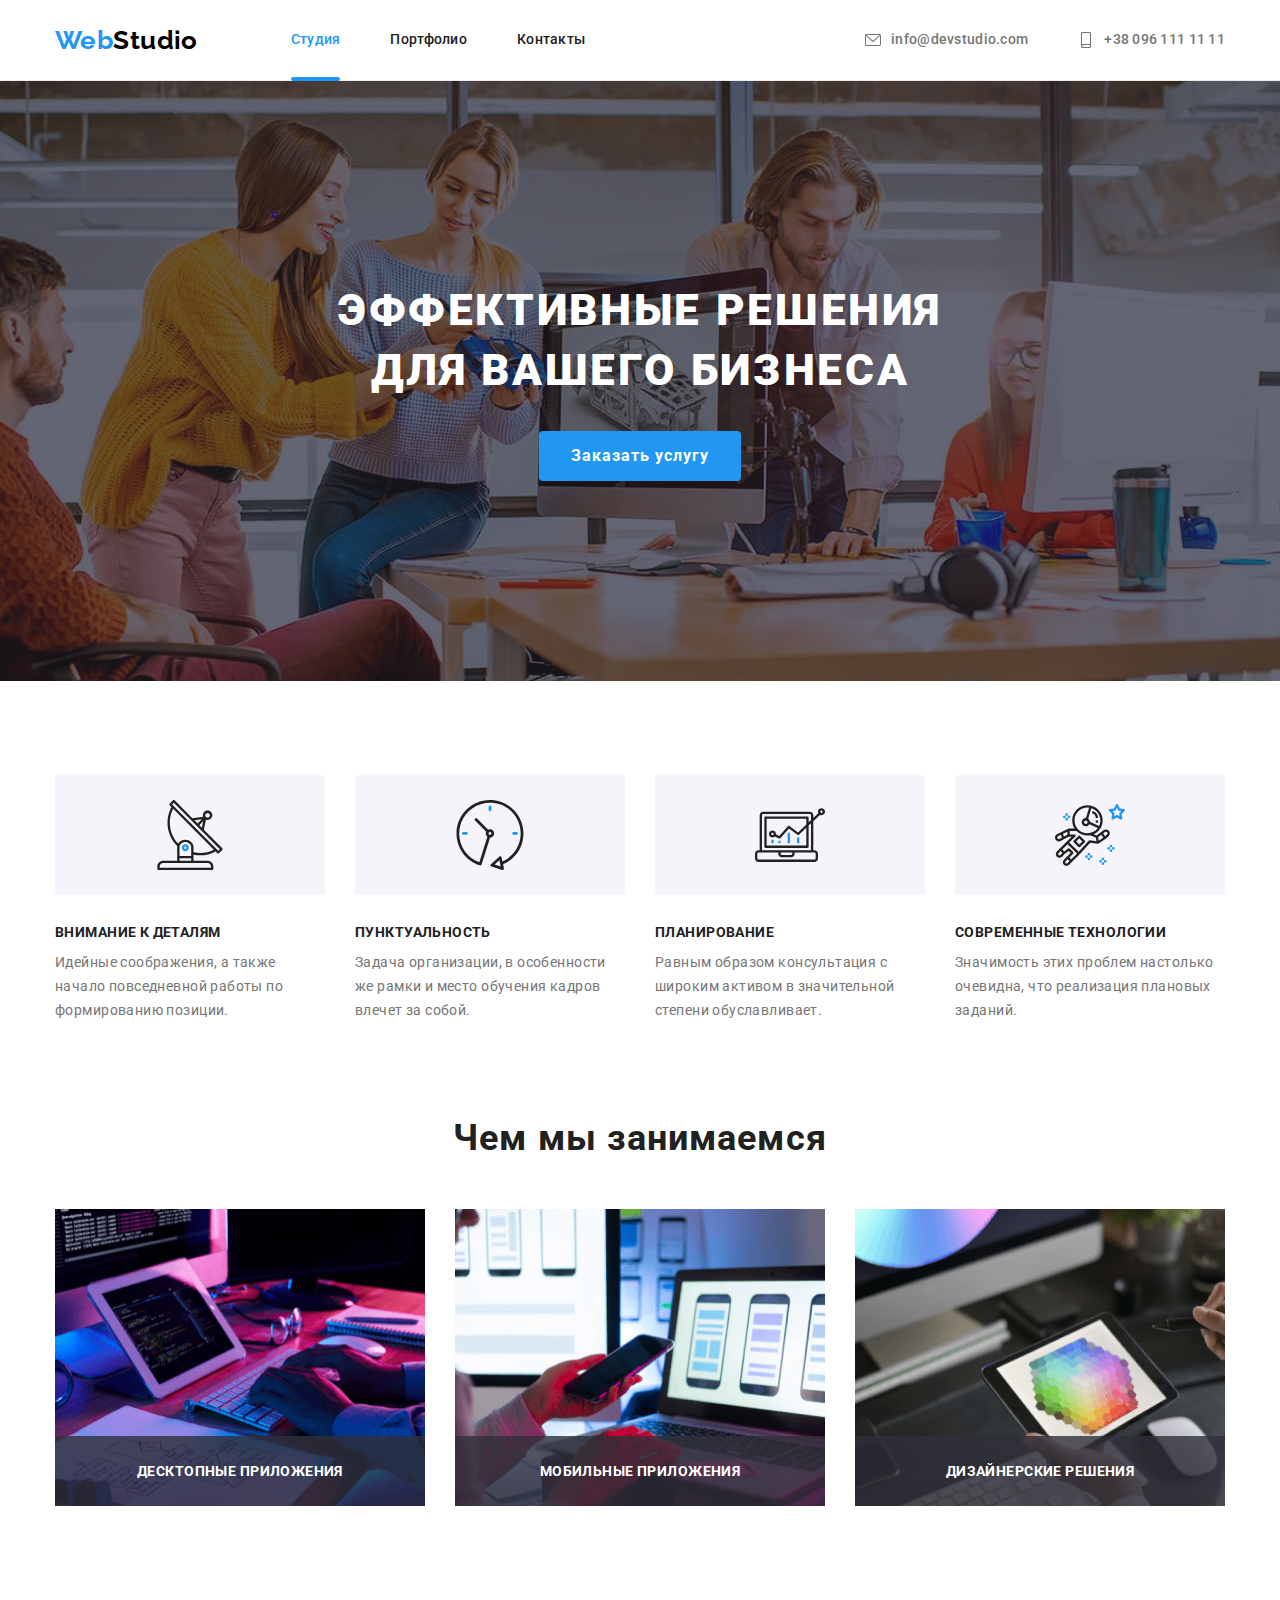
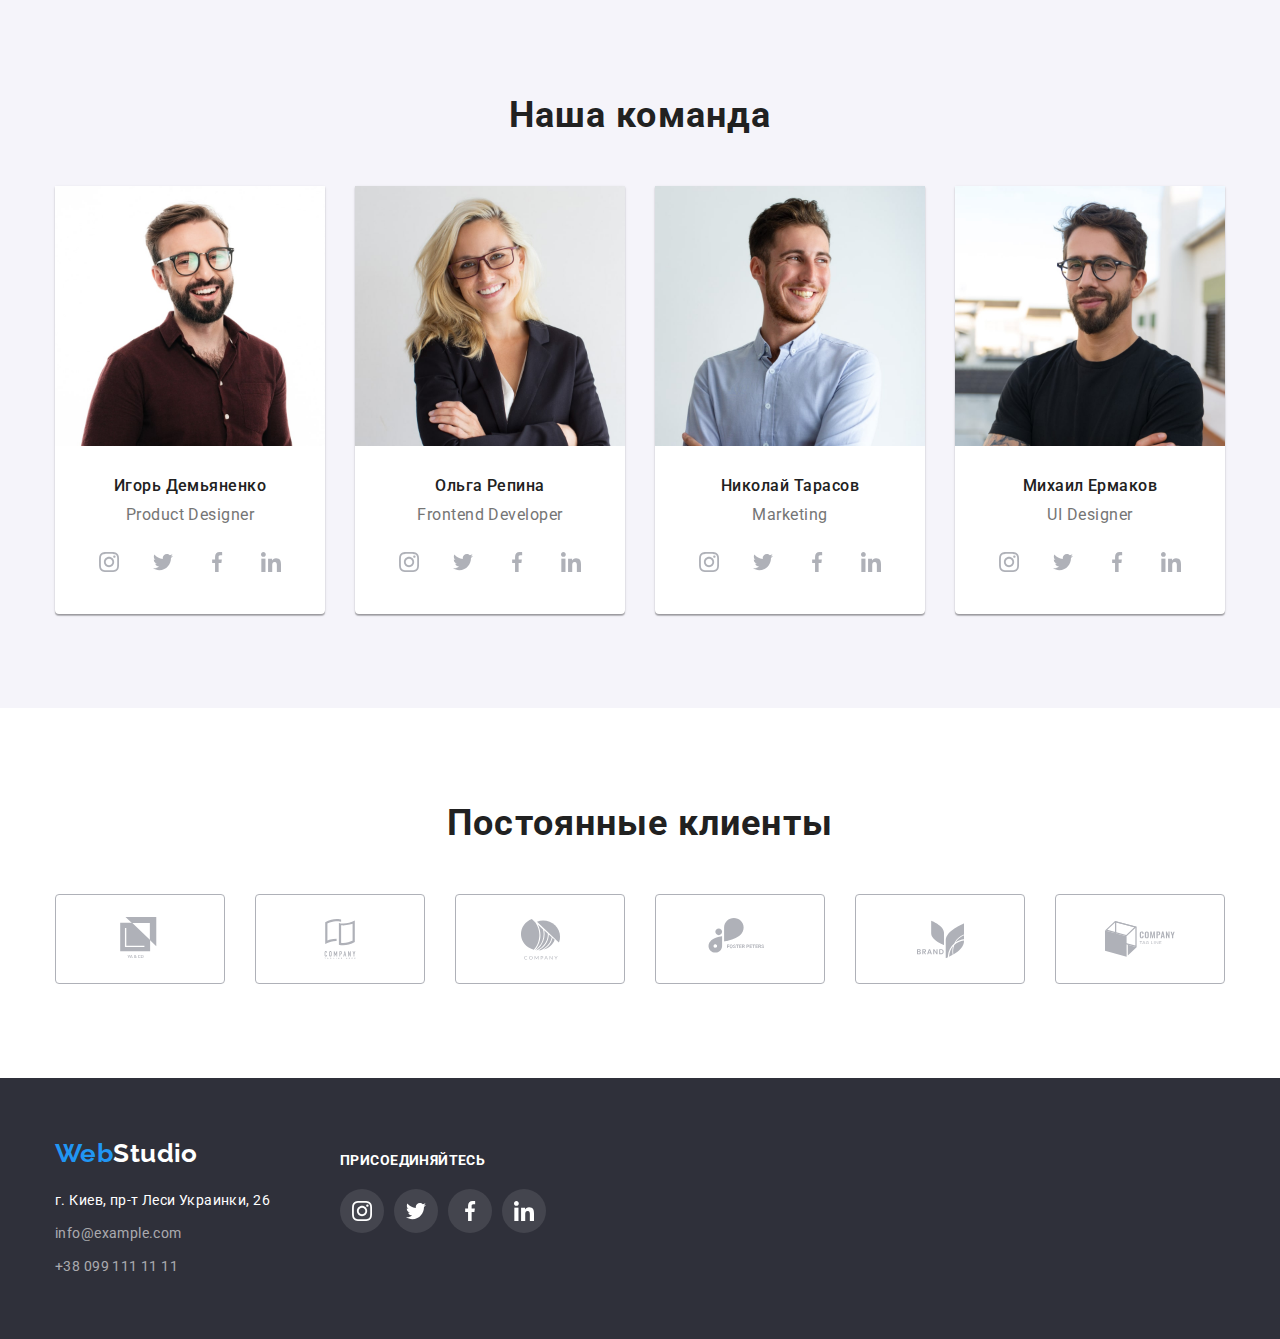
<file: index.html>
<!DOCTYPE html>
<html lang="ru">

<head>
    <meta charset="UTF-8">
    <meta name="viewport" content="width=device-width, initial-scale=1.0">
    <title>Portfolio</title>
    <link rel="stylesheet"
        href="https://cdnjs.cloudflare.com/ajax/libs/modern-normalize/1.0.0/modern-normalize.min.css">
    <link rel="preconnect" href="https://fonts.gstatic.com">
    <link
        href="https://fonts.googleapis.com/css2?family=Raleway:wght@600;700&family=Roboto:wght@400;500;700;900&display=swap"
        rel="stylesheet">
    <link rel="stylesheet" href="./css/styles.css">
</head>

<body>
    <header>
        <div class="container main-nav">
            <nav class="nav">
                <a class="logo-web" href="index.html">Web<span class="header-studio">Studio</span>
                </a>
        
                <ul class="site-nav">
                    <li class="item"><a class="nav-link current" href="./index.html">Студия</a></li>
                    <li class="item"><a class="nav-link" href="./portfolio.html">Портфолио</a></li>
                    <li class="item"><a class="nav-link" href="#">Контакты</a></li>
                </ul>
            </nav>
        
            <ul class="auth-nav">
                <li class="item">
                    <a class="auth-link" href="mailto:info@devstudio.com">
                        <svg class="auth-icon" width="16" height="16">
                            <use href="./images/sprite.svg#icon-mail"></use>
                        </svg>info@devstudio.com</a>
                </li>
                <li class="item"><a class="auth-link" href="tel:380961111111">
                        <svg class="auth-icon" width="16" height="16">
                            <use href="./images/sprite.svg#icon-smartphone"></use>
                        </svg>+38 096 111 11 11</a>
                </li>
            </ul>
        </div>
    </header>
    <main>
    <section class="hero">
        <div class="overlay">
        <div class="hero-container">
            <h1 class="hero-title">Эффективные решения для вашего бизнеса</h1>
            <button class="hero-button" data-modal-open>Заказать услугу</button>
        </div>
        </div>
    </section>

    <section class="section">
        <div class="container">
        <h2 class="visually-hidden">Преимущества</h2>
        <ul class="advantages">
            <li class="advantages-item">
                <div class="advantages-bar">
                    <svg class="advantages-icon" width="70" height="70">
                        <use href="./images/sprite.svg#icon-antenna"></use>
                    </svg>
                </div>
                <h3 class="advantages-title">Внимание к деталям</h3>
                <p class="advantages-description">Идейные соображения, а также начало повседневной работы по формированию позиции.</p>
            </li>
            <li class="advantages-item">
                <div class="advantages-bar">
                    <svg class="advantages-icon" width="70" height="70">
                        <use href="./images/sprite.svg#icon-clock"></use>
                    </svg>
                </div>
                <h3 class="advantages-title">Пунктуальность</h3>
                <p class="advantages-description">Задача организации, в особенности же рамки и место обучения кадров влечет за собой.</p>
            </li>
            <li class="advantages-item">
                <div class="advantages-bar">
                    <svg class="advantages-icon" width="70" height="70">
                        <use href="./images/sprite.svg#icon-diagram"></use>
                    </svg>
                </div>
                <h3 class="advantages-title">Планирование</h3>
                <p class="advantages-description">Равным образом консультация с широким активом в значительной степени обуславливает.</p>
            </li>
            <li class="advantages-item">
                <div class="advantages-bar">
                    <svg class="advantages-icon" width="70" height="70">
                        <use href="./images/sprite.svg#icon-astronaut"></use>
                    </svg>
                </div>
                <h3 class="advantages-title">Современные технологии</h3>
                <p class="advantages-description">Значимость этих проблем настолько очевидна, что реализация плановых заданий.</p>
            </li>
        </ul>
        </div>
    </section>

    <section class="section-business">
        <div class="container">
        <h2 class="section-title">Чем мы занимаемся</h2>
            <ul class="business">
                <li class="business-item">
                    <img src="./images/box-1.png" alt="Человек набирает HTML код на планшете" width="370">
                    <div class="service">
                        <p class="service-name">Десктопные приложения</p>
                    </div>
                </li>
                <li class="business-item">
                    <img src="./images/box-2.png" alt="Женщина смотрит на смартфон, рядом включенный ноутбук" width="370">
                    <div class="service">
                        <p class="service-name">Мобильные приложения</p>
                    </div>
                </li>
                <li class="business-item">
                    <img src="./images/box-3.png" alt="Человек держит планшет в левой руке и собирается выбрать цвет из палитры" width="370">
                    <div class="service">
                        <p class="service-name">Дизайнерские решения</p>
                    </div>
                </li>
            </ul>
        </div>
    </section>

    <section class="section team">
        <div class="container">
        <h2 class="section-title">Наша команда</h2>
        <ul class="team-list">
            <li class="team-name">
                <img class="image" src="./images/team-card-1.jpg" alt="Бородатый мужчина в очках смеется" width="270">
                <h3 class="name">Игорь Демьяненко</h3>
                <p lang="en"  class="profession">Product Designer</p>
                    <ul class="team-social-link">
                        <li class="name-social-link">
                            <a class="social-link" href="">
                                <svg class="social-link-icon" width="20" height="20">
                                    <use href="./images/sprite.svg#icon-instagram"></use>
                                </svg>
                            </a>
                        </li>

                        <li class="name-social-link">
                            <a class="social-link" href="">
                                <svg class="social-link-icon" width="20" height="20">
                                    <use href="./images/sprite.svg#icon-twitter"></use>
                                </svg>
                            </a>
                        </li>

                        <li class="name-social-link">
                            <a class="social-link" href="">
                                <svg class="social-link-icon" width="20" height="20">
                                    <use href="./images/sprite.svg#icon-facebook"></use>
                                </svg>
                            </a>
                        </li>

                        <li class="name-social-link">
                            <a class="social-link" href="">
                                <svg class="social-link-icon" width="20" height="20">
                                    <use href="./images/sprite.svg#icon-linkedin"></use>
                                </svg>
                            </a>
                        </li>
                    </ul>
            </li>
            <li class="team-name">
                <img class="image" src="./images/team-card-2.jpg" alt="Девушка в очках улыбается" width="270">
                <h3 class="name">Ольга Репина</h3>
                <p lang="en" class="profession">Frontend Developer</p>
                    <ul class="team-social-link">
                        <li class="name-social-link">
                            <a class="social-link" href="">
                                <svg class="social-link-icon" width="20" height="20">
                                    <use href="./images/sprite.svg#icon-instagram"></use>
                                </svg>
                            </a>
                        </li>
                    
                        <li class="name-social-link">
                            <a class="social-link" href="">
                                <svg class="social-link-icon" width="20" height="20">
                                    <use href="./images/sprite.svg#icon-twitter"></use>
                                </svg>
                            </a>
                        </li>
                    
                        <li class="name-social-link">
                            <a class="social-link" href="">
                                <svg class="social-link-icon" width="20" height="20">
                                    <use href="./images/sprite.svg#icon-facebook"></use>
                                </svg>
                            </a>
                        </li>
                    
                        <li class="name-social-link">
                            <a class="social-link" href="">
                                <svg class="social-link-icon" width="20" height="20">
                                    <use href="./images/sprite.svg#icon-linkedin"></use>
                                </svg>
                            </a>
                        </li>
                    </ul>
            </li>

            <li class="team-name">
                <img class="image" src="./images/team-card-3.jpg" alt="Мужчина улыбается и смотрит в сторону" width="270">
                <h3 class="name">Николай Тарасов</h3>
                <p lang="en" class="profession">Marketing</p>
                    <ul class="team-social-link">
                        <li class="name-social-link">
                            <a class="social-link" href="">
                                <svg class="social-link-icon" width="20" height="20">
                                    <use href="./images/sprite.svg#icon-instagram"></use>
                                </svg>
                            </a>
                        </li>
                    
                        <li class="name-social-link">
                            <a class="social-link" href="">
                                <svg class="social-link-icon" width="20" height="20">
                                    <use href="./images/sprite.svg#icon-twitter"></use>
                                </svg>
                            </a>
                        </li>
                    
                        <li class="name-social-link">
                            <a class="social-link" href="">
                                <svg class="social-link-icon" width="20" height="20">
                                    <use href="./images/sprite.svg#icon-facebook"></use>
                                </svg>
                            </a>
                        </li>
                    
                        <li class="name-social-link">
                            <a class="social-link" href="">
                                <svg class="social-link-icon" width="20" height="20">
                                    <use href="./images/sprite.svg#icon-linkedin"></use>
                                </svg>
                            </a>
                        </li>
                    </ul>
            </li>
            <li class="team-name">
                <img class="image" src="./images/team-card-4.jpg" alt="Мужчина с бородой в очках улыбается" width="270">
                <h3 class="name">Михаил Ермаков</h3>
                <p lang="en" class="profession">UI Designer</p>
                    <ul class="team-social-link">
                        <li class="name-social-link">
                            <a class="social-link" href="">
                                <svg class="social-link-icon" width="20" height="20">
                                    <use href="./images/sprite.svg#icon-instagram"></use>
                                </svg>
                            </a>
                        </li>
                    
                        <li class="name-social-link">
                            <a class="social-link" href="">
                                <svg class="social-link-icon" width="20" height="20">
                                    <use href="./images/sprite.svg#icon-twitter"></use>
                                </svg>
                            </a>
                        </li>
                    
                        <li class="name-social-link">
                            <a class="social-link" href="">
                                <svg class="social-link-icon" width="20" height="20">
                                    <use href="./images/sprite.svg#icon-facebook"></use>
                                </svg>
                            </a>
                        </li>
                    
                        <li class="name-social-link">
                            <a class="social-link" href="">
                                <svg class="social-link-icon" width="20" height="20">
                                    <use href="./images/sprite.svg#icon-linkedin"></use>
                                </svg>
                            </a>
                        </li>
                    </ul>
            </li>
        </ul>
        </div>
    </section>

    <section class="section">
        <div class="container">
            <h2 class="section-title">Постоянные клиенты</h2>
                <ul class="clients">
                    <li class="clients-list">
                        <a class="clients-name" href="">
                            <svg class="social-link-icon" width="44" height="50">
                                <use href="./images/sprite.svg#icon-logo-1"></use>
                            </svg>
                        </a>
                    </li>

                    <li class="clients-list">
                        <a class="clients-name" href="">
                            <svg class="social-link-icon" width="40" height="52">
                                <use href="./images/sprite.svg#icon-logo-2"></use>
                            </svg>
                        </a>
                    </li>

                    <li class="clients-list">
                        <a class="clients-name" href="">
                            <svg class="social-link-icon" width="41" height="43">
                                <use href="./images/sprite.svg#icon-logo-3"></use>
                            </svg>
                        </a>
                    </li>

                    <li class="clients-list">
                        <a class="clients-name" href="">
                            <svg class="social-link-icon" width="80" height="42">
                                <use href="./images/sprite.svg#icon-logo-4"></use>
                            </svg>
                        </a>
                    </li>

                    <li class="clients-list">
                        <a class="clients-name" href="">
                            <svg class="social-link-icon" width="59" height="47">
                                <use href="./images/sprite.svg#icon-logo-5"></use>
                            </svg>
                        </a>
                    </li>

                    <li class="clients-list">
                        <a class="clients-name" href="">
                            <svg class="social-link-icon" width="90" height="70">
                                <use href="./images/sprite.svg#icon-logo-6"></use>
                            </svg>
                        </a>
                    </li>
                </ul>
        </div>

    </section>
    </main>

    <footer class="footer">
    <div class="container">
        <div class="container-adress">
        <a class="logo-web" href="/">Web<span class="footer-studio">Studio</span>
        </a>
        <address>г. Киев, пр-т Леси Украинки, 26</address>
        <ul>
            <li class="address-contact">
                <a class="item" href="mailto:info@example.com">info@example.com</a>
            </li>
            <li class="address-contact">
                <a class="item" href="tel:380991111111">+38 099 111 11 11</a>
            </li>
        </ul>
        </div>

        <div class="container-social-links">
            <p class="join-us">Присоединяйтесь</p>
                <ul class="social-links-footer">
                    <li class="social-links-item">
                        <a class="social-link" href="">
                        <svg class="social-link-icon" width="20" height="20">
                            <use href="./images/sprite.svg#icon-instagram"></use>
                        </svg>
                        </a>
                    </li>
                    <li class="social-links-item">
                        <a class="social-link" href="">
                        <svg class="social-link-icon" width="20" height="20">
                            <use href="./images/sprite.svg#icon-twitter"></use>
                        </svg>
                        </a>
                    </li>
                    <li class="social-links-item">
                        <a class="social-link" href="">
                        <svg class="social-link-icon" width="20" height="20">
                            <use href="./images/sprite.svg#icon-facebook"></use>
                        </svg>
                        </a>
                    </li>
                    <li class="social-links-item">
                        <a class="social-link" href="">
                        <svg class="social-link-icon" width="20" height="20">
                            <use href="./images/sprite.svg#icon-linkedin"></use>
                        </svg>
                        </a>
                    </li>
                </ul>
        </div>
    </div>
    </footer>

    <div class="backdrop is-hidden" data-modal>
        <div class="modal">
            <a href="" class="close-link" data-modal-close>
            <svg class="icon-close" width="11" height="11">
                <use href="./images/sprite.svg#icon-close" width="11" height="11"></use>
            </svg>
            </a>
        </div>
    </div>

<script src="./js/modal.js"></script>
</body>
</html>
</file>
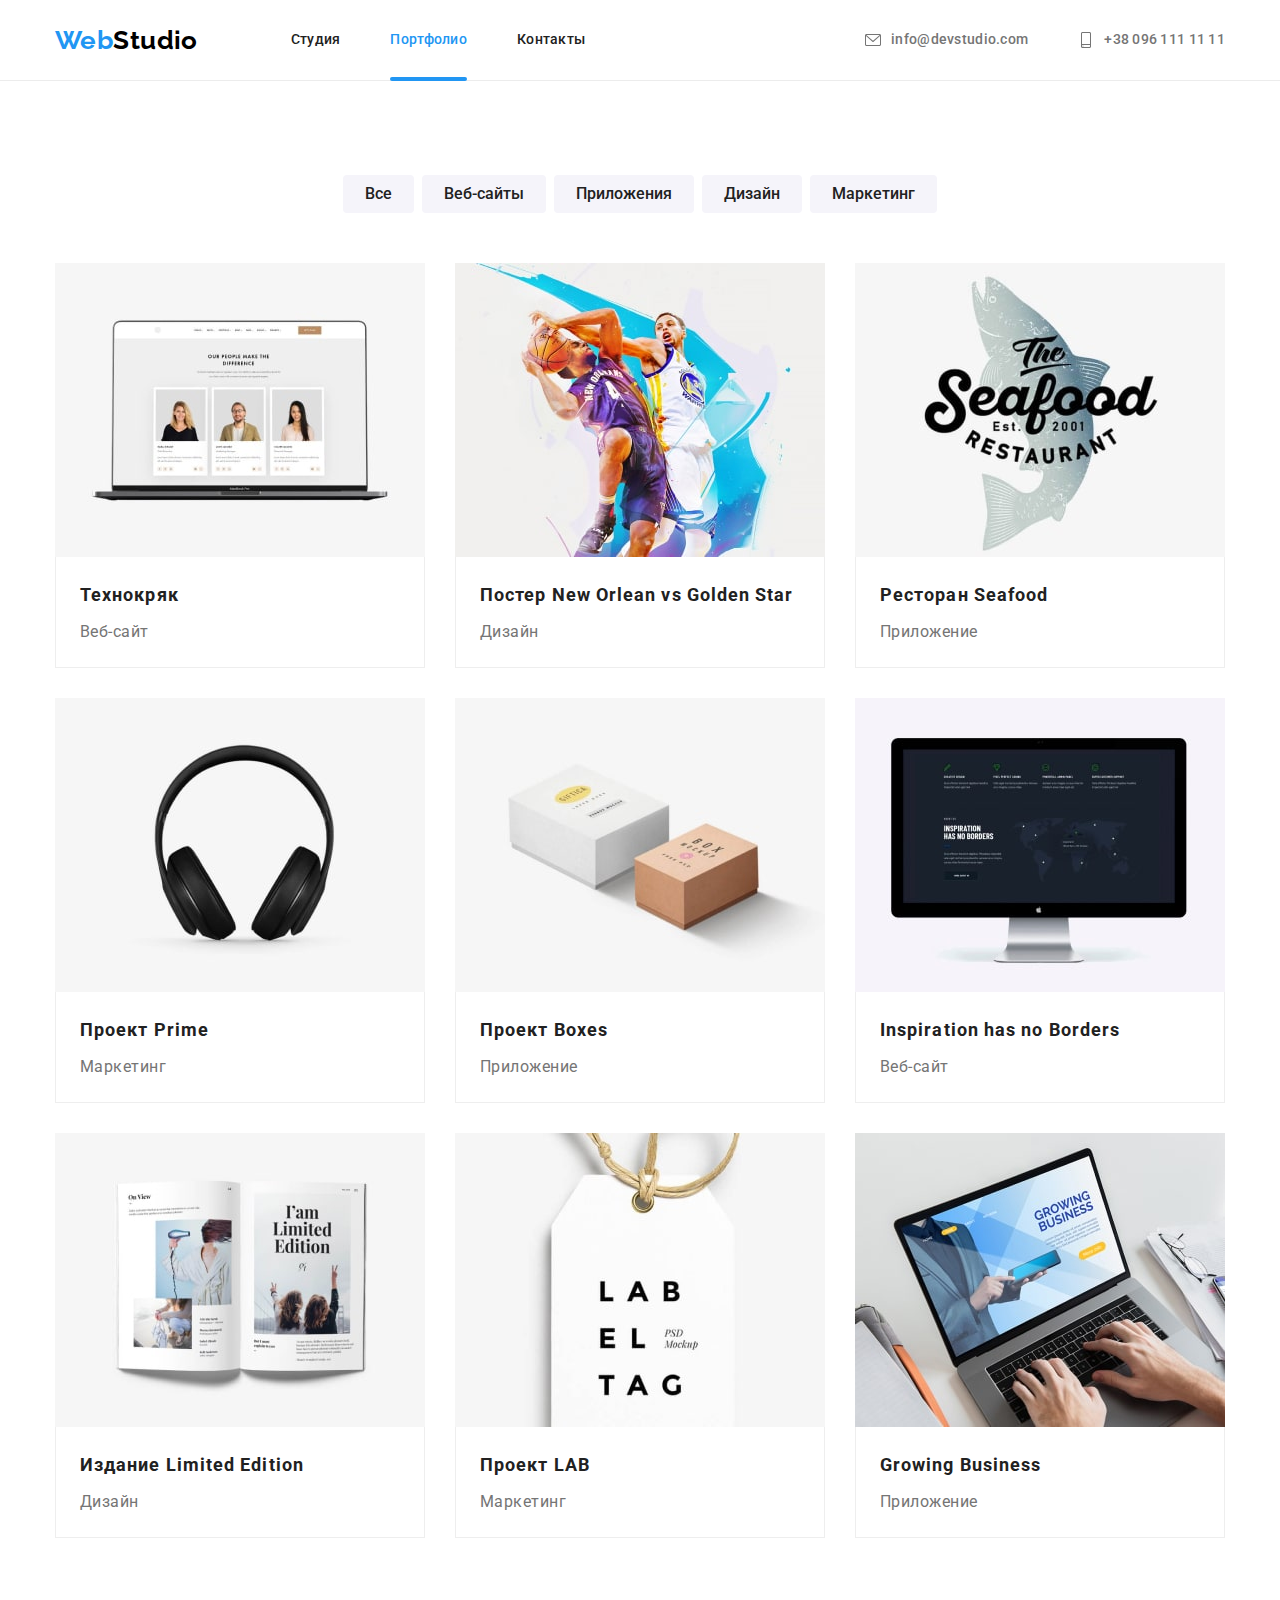
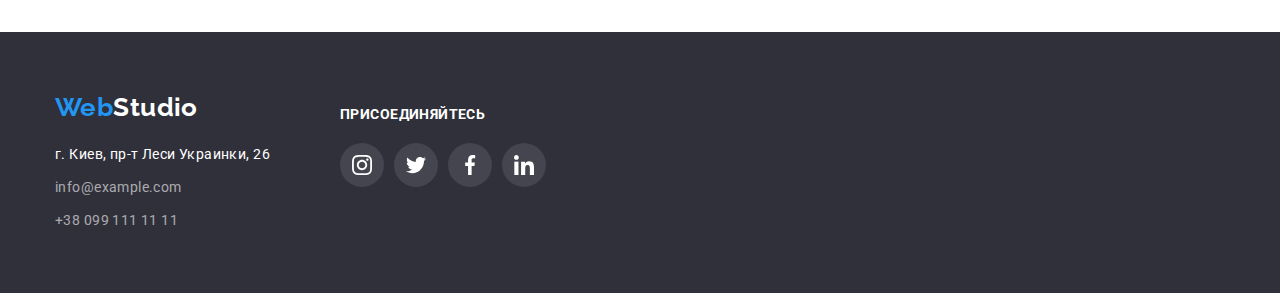
<file: portfolio.html>
<!DOCTYPE html>
<html lang="ru">

<head>
    <meta charset="UTF-8">
    <meta name="viewport" content="width=device-width, initial-scale=1.0">
    <title>Portfolio</title>
    <link rel="stylesheet" href="https://cdnjs.cloudflare.com/ajax/libs/modern-normalize/1.0.0/modern-normalize.min.css">
    <link rel="preconnect" href="https://fonts.gstatic.com">
    <link
        href="https://fonts.googleapis.com/css2?family=Raleway:wght@600;700&family=Roboto:wght@400;500;700;900&display=swap"
        rel="stylesheet">
    <link rel="stylesheet" href="./css/styles.css">
</head>
<body>
    <header>
        <div class="container main-nav">
            <nav class="nav">
                <a class="logo-web" href="index.html">Web<span class="header-studio">Studio</span>
                </a>
    
                <ul class="site-nav">
                    <li class="item"><a class="nav-link" href="./index.html">Студия</a></li>
                    <li class="item"><a class="nav-link current" href="./portfolio.html">Портфолио</a></li>
                    <li class="item"><a class="nav-link" href="#">Контакты</a></li>
                </ul>
            </nav>
    
            <ul class="auth-nav">
                <li class="item">
                    <a class="auth-link" href="mailto:info@devstudio.com">
                        <svg class="auth-icon" width="16" height="16">
                            <use href="./images/sprite.svg#icon-mail"></use>
                        </svg>info@devstudio.com</a>
                </li>
                <li class="item"><a class="auth-link" href="tel:380961111111">
                        <svg class="auth-icon" width="16" height="16">
                            <use href="./images/sprite.svg#icon-smartphone"></use>
                        </svg>+38 096 111 11 11</a>
                </li>
            </ul>
        </div>
    </header>
    <main>
        <section class="section">
        <div class="container">
            <h2 class="visually-hidden">Портфолио</h2>
            <ul class="nav-portfolio">
                <li class="list-portfolio">
                    <button type="button" class="btn-portfolio">Все</button>
                </li>
                <li class="list-portfolio"> 
                    <button type="button" class="btn-portfolio">Веб-сайты</button>
                </li>
                <li class="list-portfolio">
                    <button type="button" class="btn-portfolio">Приложения</button>
                </li>
                <li class="list-portfolio">
                    <button type="button" class="btn-portfolio">Дизайн</button>
                </li>
                <li class="list-portfolio">
                    <button type="button" class="btn-portfolio">Маркетинг</button>
                </li>
            </ul>

            <ul class="examples">
                <li class="examples-item">
                    <a class="examples-link" href="">
                        <div class="examples-thumb">
                            <img class="image" src="./images/img-01.jpg" alt="Технокряк" width="370">
                            <div class="portfolio-overlay">
                                <p>Технокряк это современная площадка распространения счастья. Компании используют платформу для цифрового шпионажа и атак на защищенные сервера конкурентов.</p>
                            </div>
                        </div>
                        <div class="examples-box">
                            <h3 class="examples-title">Технокряк</h3>
                            <p class="examples-description">Веб-сайт</p>
                        </div>
                    </a>
                </li>
                <li class="examples-item">
                    <a class="examples-link" href="">
                        <div class="examples-thumb">
                            <img class="image" src="./images/img-1.jpg" alt="Постер New Orlean vs Golden Star" width="370">
                            <div class="portfolio-overlay">
                                <p>New Orlean vs Golden Star это современная площадка распространения счастья. Компании используют платформу для цифрового шпионажа и атак на защищенные сервера конкурентов.</p>
                            </div>
                        </div>
                        <div class="examples-box">
                                <h3 class="examples-title">Постер New Orlean vs Golden Star</h3>
                                <p class="examples-description">Дизайн</p>
                            </div>
                    </a>
                </li>
                <li class="examples-item">
                    <a class="examples-link" href="">
                        <div class="examples-thumb">
                            <img class="image" src="./images/img-2.jpg" alt="Ресторан Seafood" width="370">
                            <div class="portfolio-overlay">
                                <p>Ресторан Seafood это современная площадка распространения счастья. Компании используют платформу для цифрового шпионажа и атак на защищенные сервера конкурентов.</p>
                            </div>
                        </div>
                        <div class="examples-box">
                                <h3 class="examples-title">Ресторан Seafood</h3>
                                <p class="examples-description">Приложение</p>
                            </div>
                    </a>
                </li>
                <li class="examples-item">
                    <a class="examples-link" href="">
                        <div class="examples-thumb">
                            <img class="image" src="./images/img-3.jpg" alt="Проект Prime" width="370">
                            <div class="portfolio-overlay">
                                <p>Проект Prime это современная площадка распространения счастья. Компании используют платформу для цифрового шпионажа и атак на защищенные сервера конкурентов.</p>
                            </div>
                        </div>
                        <div class="examples-box">
                                <h3 class="examples-title">Проект Prime</h3>
                                <p class="examples-description">Маркетинг</p>
                            </div>
                    </a>
                </li>
                <li class="examples-item">
                    <a class="examples-link" href="">
                        <div class="examples-thumb">
                            <img class="image" src="./images/img-4.jpg" alt="Проект Boxes" width="370">
                            <div class="portfolio-overlay">
                                <p>Проект Boxes это современная площадка распространения счастья. Компании используют платформу для цифрового шпионажа и атак на защищенные сервера конкурентов.</p>
                            </div>
                        </div>
                        <div class="examples-box">
                                <h3 class="examples-title">Проект Boxes</h3>
                                <p class="examples-description">Приложение</p>
                            </div>
                    </a>
                </li>
                <li class="examples-item">
                    <a class="examples-link" href="">
                        <div class="examples-thumb">
                            <img class="image" src="./images/img-5.jpg" alt="Inspiration has no Borders" width="370">
                            <div class="portfolio-overlay">
                                <p>Inspiration это современная площадка распространения счастья. Компании используют платформу для цифрового шпионажа и атак на защищенные сервера конкурентов.</p>
                            </div>
                        </div>
                        <div class="examples-box">
                                <h3 class="examples-title">Inspiration has no Borders</h3>
                                <p class="examples-description">Веб-сайт</p>
                            </div>
                    </a>
                </li>
                <li class="examples-item">
                    <a class="examples-link" href="">
                        <div class="examples-thumb">
                            <img class="image" src="./images/img-6.jpg" alt="Издание Limited Edition" width="370">
                            <div class="portfolio-overlay">
                                <p>Издание Limited Edition это современная площадка распространения счастья. Компании используют платформу для цифрового шпионажа и атак на защищенные сервера конкурентов.</p>
                            </div>
                        </div>
                        <div class="examples-box">
                                <h3 class="examples-title">Издание Limited Edition</h3>
                                <p class="examples-description">Дизайн</p>
                            </div>
                    </a>
                </li>
                <li class="examples-item">
                    <a class="examples-link" href="">
                        <div class="examples-thumb">
                            <img class="image" src="./images/img-7.jpg" alt="Проект LAB" width="370">
                            <div class="portfolio-overlay">
                                <p>Проект LAB это современная площадка распространения счастья. Компании используют платформу для цифрового шпионажа и атак на защищенные сервера конкурентов.</p>
                            </div>
                        </div>
                        <div class="examples-box">
                                <h3 class="examples-title">Проект LAB</h3>
                                <p class="examples-description">Маркетинг</p>
                            </div>
                    </a>
                </li>
                <li class="examples-item">
                    <a class="examples-link" href="">
                        <div class="examples-thumb">
                            <img class="image" src="./images/img-8.jpg" alt="Growing Business" width="370">
                            <div class="portfolio-overlay">
                                <p>Growing Business это современная площадка распространения счастья. Компании используют платформу для цифрового шпионажа и атак на защищенные сервера конкурентов.</p>
                            </div>
                        </div>
                        <div class="examples-box">
                                <h3 class="examples-title">Growing Business</h3>
                                <p class="examples-description">Приложение</p>
                            </div>
                    </a>
                </li>
                
            </ul>
        </div>
        </section>
    </main>
            <footer class="footer">
                <div class="container">
                    <div class="container-adress">
                        <a class="logo-web" href="/">Web<span class="footer-studio">Studio</span>
                        </a>
                        <address>г. Киев, пр-т Леси Украинки, 26</address>
                        <ul>
                            <li class="address-contact">
                                <a class="item" href="mailto:info@example.com">info@example.com</a>
                            </li>
                            <li class="address-contact">
                                <a class="item" href="tel:380991111111">+38 099 111 11 11</a>
                            </li>
                        </ul>
                    </div>
            
                    <div class="container-social-links">
                        <p class="join-us">Присоединяйтесь</p>
                        <ul class="social-links-footer">
                            <li class="social-links-item">
                                <a class="social-link" href="">
                                    <svg class="social-link-icon" width="20" height="20">
                                        <use href="./images/sprite.svg#icon-instagram"></use>
                                    </svg>
                                </a>
                            </li>
                            <li class="social-links-item">
                                <a class="social-link" href="">
                                    <svg class="social-link-icon" width="20" height="20">
                                        <use href="./images/sprite.svg#icon-twitter"></use>
                                    </svg>
                                </a>
                            </li>
                            <li class="social-links-item">
                                <a class="social-link" href="">
                                    <svg class="social-link-icon" width="20" height="20">
                                        <use href="./images/sprite.svg#icon-facebook"></use>
                                    </svg>
                                </a>
                            </li>
                            <li class="social-links-item">
                                <a class="social-link" href="">
                                    <svg class="social-link-icon" width="20" height="20">
                                        <use href="./images/sprite.svg#icon-linkedin"></use>
                                    </svg>
                                </a>
                            </li>
                        </ul>
                    </div>
                </div>
            </footer>

</body>

</html>
</file>
<file: css/styles.css>
:root {
  --main-dark-color: #212121;
  --second-dark-color: #757575;
  --main-white-color: #ffffff;
  --accent: #2196f3;
  --dark-background: #2f303a;
  --light-background: #f5f4fa;
  --btn-shadow: 0px 4px 4px rgba(0, 0, 0, 0.15);
  --social-link-color: #afb1b8;
  --timing-function: cubic-bezier(0.4, 0, 0.2, 1);
  --time-animation: 250ms;
}

body {
  margin: 0;
  font-family: Roboto, sans-serif;
  font-style: normal;
  font-weight: 400;
  font-size: 14px;
  letter-spacing: 0.03em;
  background: #ffffff;
  color: var(--second-dark-color);
}

svg {
  display: block;
}

a {
  text-decoration: none;
}

ul {
  margin: 0;
  padding: 0;
  list-style: none;
}

.container {
  width: 1200px;
  margin-right: auto;
  margin-left: auto;
  padding-right: 15px;
  padding-left: 15px;
}

/* Logo */

.logo-web {
  display: block;
  margin-right: 93px;

  color: var(--accent);
  font-family: Raleway, sans-serif;
  font-weight: 700;
  font-size: 26px;
  line-height: 1.19;
}

.header-studio {
  color: #000000;
}

.footer-studio {
  color: var(--main-white-color);
}

/* Header */

header {
  border-bottom: 1px solid #ececec;
}

.main-nav {
  display: flex;
  align-items: center;
}

.nav {
  display: flex;
  align-items: center;
}

.site-nav {
  display: flex;
}

.site-nav .item:not(:last-child) {
  margin-right: 50px;
}

.site-nav,
.auth-nav {
  list-style: none;
  font-weight: 500;
  font-size: 14px;
  line-height: 1.14;
  letter-spacing: 0.02em;
}

.nav-link {
  position: relative;

  display: block;
  padding-top: 32px;
  padding-bottom: 32px;
  color: var(--main-dark-color);

  transition-property: color;
  transition-duration: var(--time-animation);
  transition-timing-function: var(--timing-function);
}

.nav-link.current {
  color: var(--accent);
}

.item {
  position: relative;
}

.nav-link.current::after {
  content: '';

  position: absolute;
  bottom: -1px;
  left: 0;

  display: block;
  width: 100%;
  height: 4px;
  background-color: var(--accent);
  border-radius: 2px;
}

.nav-link:hover,
.nav-link:focus {
  color: var(--accent);
  outline: transparent;
}

.auth-nav {
  display: flex;
  margin-left: auto;
}

.auth-nav .item:not(:last-child) {
  margin-right: 50px;
}

.auth-link {
  display: flex;
  align-items: center;
  padding-top: 32px;
  padding-bottom: 32px;
  color: var(--second-dark-color);

  transition-property: color;
  transition-duration: var(--time-animation);
  transition-timing-function: var(--timing-function);
}

.auth-link:hover,
.auth-link:focus {
  color: var(--accent);
}

.auth-icon {
  margin-right: 10px;
  fill: currentColor;
}

/* Hero */

.hero {
  background-color: #c4c4c4;
}

.overlay {
  max-width: 1600px;
  height: 600px;
  padding-top: 200px;
  padding-bottom: 200px;
  margin: 0 auto;
  background-image: linear-gradient(
      to right,
      rgba(47, 48, 58, 0.4),
      rgba(47, 48, 58, 0.4)
    ),
    url(../images/Img-Overlay-min.jpg);
  background-position: center;
  background-size: cover;
}

.hero-container {
  width: 696px;
  margin-left: auto;
  margin-right: auto;
  text-align: center;
}

.hero-title {
  margin-top: 0;
  margin-bottom: 30px;
  color: var(--main-white-color);
  font-weight: 900;
  font-size: 44px;
  line-height: 1.36;
  letter-spacing: 0.06em;
  text-transform: uppercase;
}

.hero-button {
  display: inline-block;
  padding-left: 32px;
  padding-right: 32px;
  padding-top: 10px;
  padding-bottom: 10px;

  font-weight: 700;
  font-size: 16px;
  line-height: 1.88;
  letter-spacing: 0.06em;
  background-color: var(--accent);
  color: var(--main-white-color);

  border-radius: 4px;
  border: none;
}

/* Main */

.section {
  padding-top: 94px;
  padding-bottom: 94px;
}

.section-title {
  margin: 0;
  font-weight: 700;
  font-size: 36px;
  line-height: 1.17;
  text-align: center;
  letter-spacing: 0.03em;
  color: var(--main-dark-color);
}

.advantages {
  display: flex;
}

.advantages-item {
  width: 270px;
}

.advantages-item:not(:last-child) {
  margin-right: 30px;
}

.advantages-bar {
  padding: 25px 100px;
  margin-bottom: 30px;
  border-radius: 4px;
  background: var(--light-background);
}

.advantages-title {
  margin-top: 0;
  margin-bottom: 10px;
  font-weight: 700;
  font-size: 14px;
  line-height: 1.14;
  letter-spacing: 0.03em;
  text-transform: uppercase;
  color: var(--main-dark-color);
}

.advantages-description {
  margin: 0;
  line-height: 1.71;
}

.section-business {
  padding-top: 0;
  padding-bottom: 94px;
}

.business {
  display: flex;
  margin-top: 50px;
}

.business-item:not(:last-child) {
  margin-right: 30px;
}

.business-item > img {
  height: 100%;
}

.business-item {
  position: relative;
}

.service {
  position: absolute;
  bottom: 0;
  left: 0;
  width: 100%;
  height: 70px;
  background-color: rgba(47, 48, 58, 0.8);
  color: var(--main-white-color);
  display: flex;
  align-items: center;
  justify-content: center;
}

.service-name {
  margin: 0;
  font-weight: 700;
  text-transform: uppercase;
}

.team {
  background: var(--light-background);
}

.team-list {
  display: flex;
  margin-top: 50px;
}

.team-name {
  width: 270px;
  background: var(--main-white-color);
  box-shadow: 0px 1px 3px rgba(0, 0, 0, 0.12), 0px 1px 1px rgba(0, 0, 0, 0.14),
    0px 2px 1px rgba(0, 0, 0, 0.2);
  border-radius: 0px 0px 4px 4px;
}

.team-name:not(:last-child) {
  margin-right: 30px;
}

.image {
  display: block;
}

.team-list .name {
  margin-top: 30px;
  margin-bottom: 10px;
  color: var(--main-dark-color);
  font-weight: 500;
  font-size: 16px;
  line-height: 1.19;
  text-align: center;
  letter-spacing: 0.03em;
}

.team-list .profession {
  margin-top: 0;
  margin-bottom: 16px;
  font-size: 16px;
  line-height: 1.19;
  text-align: center;
  letter-spacing: 0.03em;
}

.team-social-link {
  display: flex;
  justify-content: center;
  margin-bottom: 30px;
}

.name-social-link:not(:last-child) {
  margin-right: 10px;
}

.social-link {
  display: flex;
  justify-content: center;
  align-items: center;
  width: 44px;
  height: 44px;
  border-radius: 50%;
  color: var(--social-link-color);

  transition-property: color, background-color;
  transition-duration: var(--time-animation);
  transition-timing-function: var(--timing-function);
}

.social-link-icon {
  fill: currentColor;
}

.social-link:hover,
.social-link:focus {
  background-color: var(--accent);
  color: var(--main-white-color);
}

.clients {
  display: flex;
  justify-content: center;
  align-items: center;
  margin-top: 50px;
}

.clients-list {
  width: 170px;
  height: 90px;
}

.clients-list:not(:last-child) {
  margin-right: 30px;
}

.clients-name {
  display: flex;
  justify-content: center;
  align-items: center;
  width: 100%;
  height: 100%;
  border-radius: 4px;
  border: 1px solid var(--social-link-color);
  color: var(--social-link-color);

  transition-property: color, border;
  transition-duration: var(--time-animation);
  transition-timing-function: var(--timing-function);
}

.clients-name:hover,
.clients-name:focus {
  color: var(--accent);
  border: 1px solid var(--accent);
}

/* Footer */

.footer {
  padding-top: 60px;
  padding-bottom: 60px;
  background: var(--dark-background);
}

.footer .container {
  display: flex;
}

.container-adress {
  margin-right: 70px;
}

.footer .logo-web {
  display: inline-block;
  margin-bottom: 20px;
  margin-right: 0;
}

address {
  margin-bottom: 9px;
  font-style: normal;
  line-height: 1.71;
  color: var(--main-white-color);
}

.address-contact .item {
  line-height: 1.71;
  color: rgba(255, 255, 255, 0.6);
}

.address-contact:not(:last-child) {
  margin-bottom: 9px;
}

.container-social-links {
  margin-top: 15px;
}
.join-us {
  margin-top: 0;
  margin-bottom: 20px;
  font-weight: 700;
  line-height: 1.14;
  text-transform: uppercase;
  color: var(--main-white-color);
}

.social-links-footer {
  display: flex;
}

.social-links-item:not(:last-child) {
  margin-right: 10px;
}

.footer .social-link {
  background-color: rgba(255, 255, 255, 0.1);
  color: var(--main-white-color);

  transition-property: background-color;
  transition-duration: var(--time-animation);
  transition-timing-function: var(--timing-function);
}

.social-link:hover,
.social-link:focus {
  background-color: var(--accent);
}

/* Button */

button {
  color: var(--main-dark-color);
  background: #f5f4fa;
}
/* Portfolio */

.container.portfolio {
  padding-top: 94px;
  padding-bottom: 94px;
}

.visually-hidden {
  position: absolute;
  clip: rect(0 0 0 0);
  width: 1px;
  height: 1px;
  margin: -1px;
}

.nav-portfolio {
  display: flex;
  justify-content: center;
  margin-bottom: 50px;
}

.list-portfolio:not(:last-child) {
  margin-right: 8px;
}

.btn-portfolio {
  display: inline-block;
  padding: 6px 22px;
  font-weight: 500;
  font-size: 16px;
  line-height: 1.63;
  border-style: none;
  border-radius: 4px;
  outline: transparent;
  cursor: pointer;

  transition-property: color, background, box-shadow;
  transition-duration: var(--time-animation);
  transition-timing-function: var(--timing-function);
}

.btn-portfolio:hover,
.btn-portfolio:focus {
  color: var(--main-white-color);
  background: var(--accent);
  box-shadow: var(--btn-shadow);
}

.examples {
  display: flex;
  flex-wrap: wrap;
  margin: -15px;
}

.examples-item {
  width: 370px;
  margin: 15px;
  background: #ffffff;

  transition-property: box-shadow;
  transition-duration: var(--time-animation);
  transition-timing-function: var(--timing-function);
}

.examples-item:hover,
.examples-item:focus {
  display: block;
  box-shadow: var(--btn-shadow);
  outline: none;
}

.examples-thumb {
  position: relative;
  overflow: hidden;
}

.portfolio-overlay {
  position: absolute;
  width: 100%;
  height: 100%;
  top: 0;
  left: 0;
  display: flex;
  align-items: center;
  justify-content: center;
  padding: 59px 24px 63px 24px;

  background-color: rgba(33, 150, 243, 0.9);
  transform: translateY(100%);

  transition-property: transform;
  transition-duration: var(--time-animation);
  transition-timing-function: var(--timing-function);
}

.examples-item:hover .portfolio-overlay,
.examples-item:focus-within .portfolio-overlay {
  transform: translateY(0);
}

.portfolio-overlay > p {
  margin: 0;
  font-size: 18px;
  line-height: 1.56;
  color: var(--main-white-color);
}

.examples-box {
  padding: 20px 24px;
  border-right: 1px solid #eeeeee;
  border-bottom: 1px solid #eeeeee;
  border-left: 1px solid #eeeeee;
}

.examples-title {
  margin-top: 0;
  margin-bottom: 4px;
  font-weight: 700;
  font-size: 18px;
  line-height: 2;
  letter-spacing: 0.06em;
  color: var(--main-dark-color);
}

.examples-description {
  margin: 0px;
  font-size: 16px;
  line-height: 1.88;
  letter-spacing: 0.03em;
  color: var(--second-dark-color);
}

.backdrop {
  position: fixed;
  top: 0;
  left: 0;

  width: 100%;
  height: 100%;
  background-color: rgba(0, 0, 0, 0.2);

  opacity: 1;
  transition: opacity var(--time-animation) var(--timing-function);
}

.backdrop.is-hidden {
  opacity: 0;
  pointer-events: none;
}

.backdrop.is-hidden .modal {
  transform: translate(-50%, -50%) rotate(-360deg);
}

.modal {
  position: absolute;
  top: 50%;
  left: 50%;

  min-width: 528px;
  min-height: 581px;
  background-color: var(--main-white-color);

  transform: translate(-50%, -50%) rotate(360deg);

  transition: transform var(--time-animation) var(--timing-function);
}

.close-link {
  position: absolute;
  top: 0;
  right: 0;

  display: flex;
  justify-content: center;
  align-items: center;
  width: 30px;
  height: 30px;
  border-radius: 50%;
  color: #000000;
  border: 1px rgba(0, 0, 0, 0.1) solid;
}

.icon-close {
  fill: currentColor;
}
</file>
